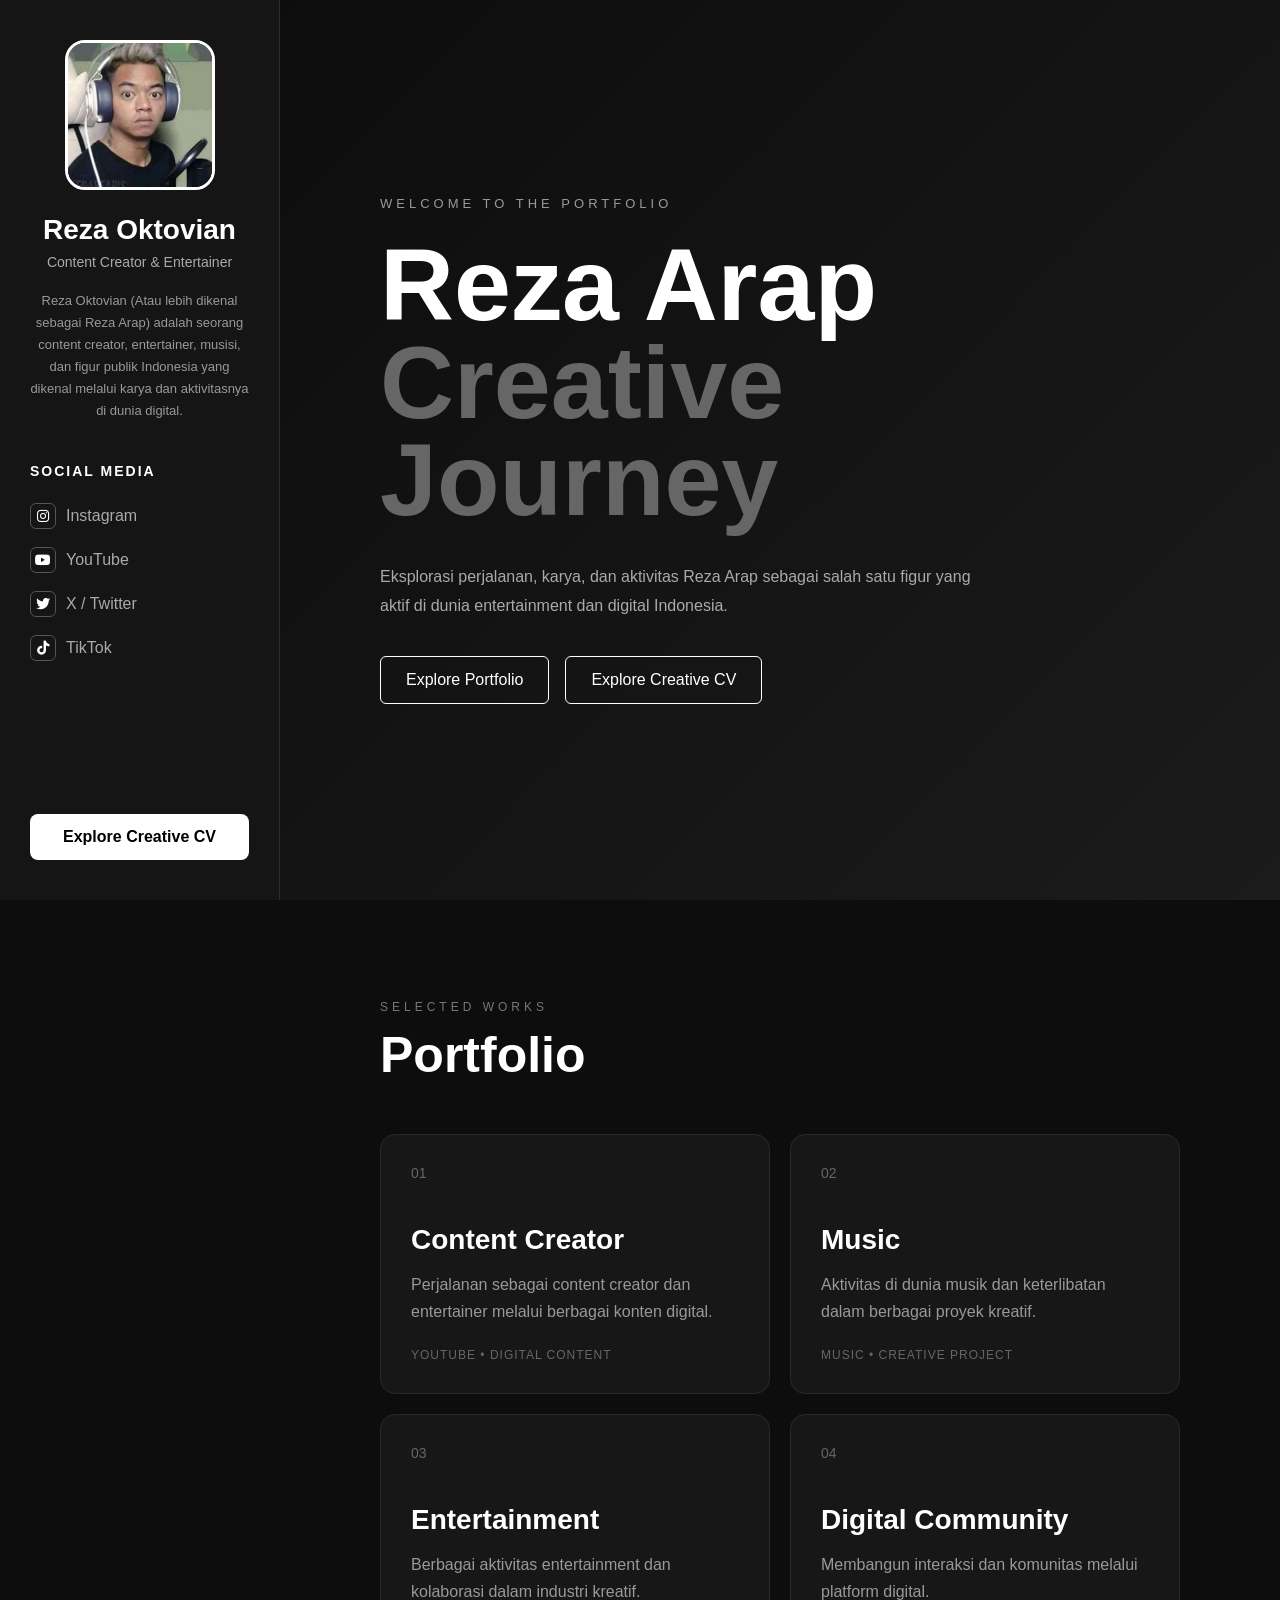
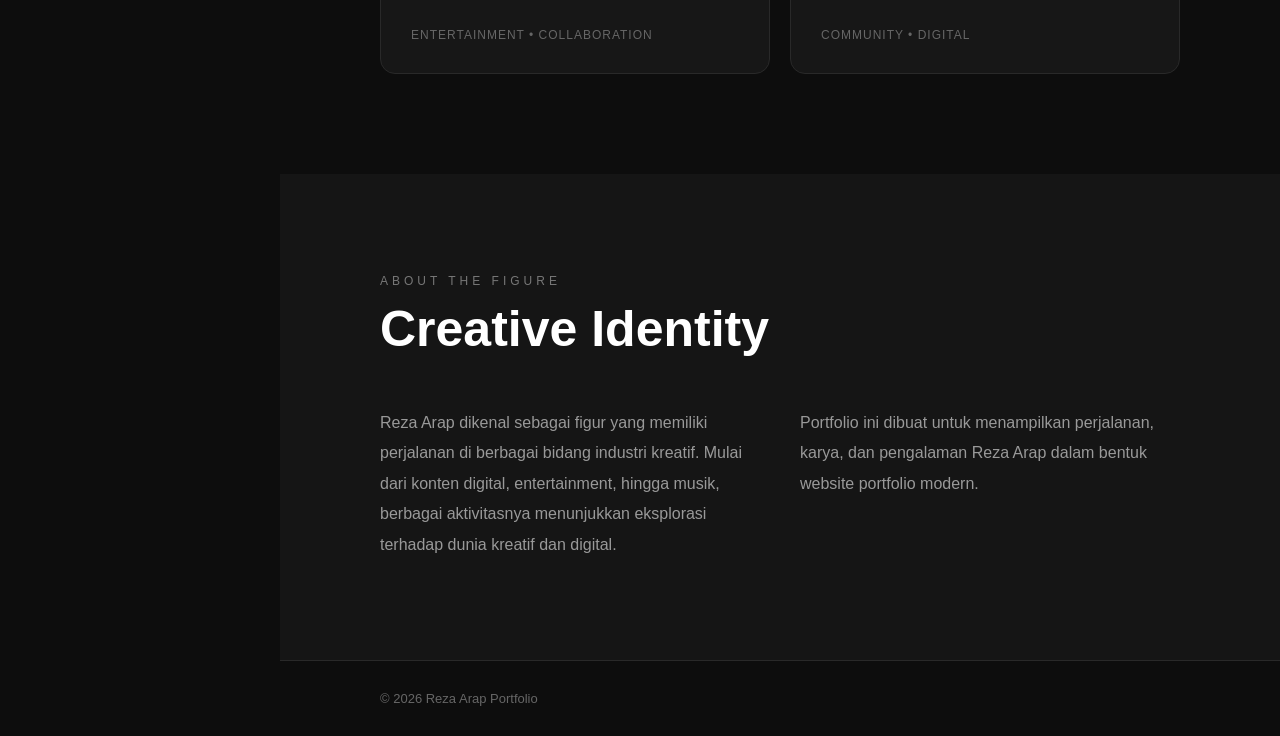
<file: index.html>
<!DOCTYPE html>
<html lang="id">

<head>
    <meta charset="UTF-8">
    <meta name="viewport" content="width=device-width, initial-scale=1.0">
    <title>Reza Arap | Portfolio</title>

    <link rel="stylesheet" href="style.css">
    <link rel="stylesheet" href="https://cdnjs.cloudflare.com/ajax/libs/font-awesome/6.4.0/css/all.min.css">
</head>

<body>

    <aside class="sidebar">

        <div class="profile">

            <img src="resources/fotonya.jpg" alt="Foto Reza Oktovian">

            <h1>Reza Oktovian</h1>

            <p class="role">Content Creator & Entertainer</p>

            <p class="description">
                Reza Oktovian (Atau lebih dikenal sebagai Reza Arap)
                adalah seorang content creator, entertainer,
                musisi, dan figur publik Indonesia yang dikenal melalui
                karya dan aktivitasnya di dunia digital.
            </p>

        </div>

        <div class="social-media">

            <h3>Social Media</h3>

            <a href="#" target="_blank" rel="noopener noreferrer">
                <span class="social-icon" aria-hidden="true"><i class="fa-brands fa-instagram"></i></span> Instagram
            </a>
            <a href="#" target="_blank" rel="noopener noreferrer">
                <span class="social-icon" aria-hidden="true"><i class="fa-brands fa-youtube"></i></span> YouTube
            </a>
            <a href="#" target="_blank" rel="noopener noreferrer">
                <span class="social-icon" aria-hidden="true"><i class="fa-brands fa-twitter"></i></span> X / Twitter
            </a>
            <a href="#" target="_blank" rel="noopener noreferrer">
                <span class="social-icon" aria-hidden="true"><i class="fa-brands fa-tiktok"></i></span> TikTok
            </a>

        </div>

        <a href="cv.html" class="cv-button">
            Explore Creative CV
        </a>

    </aside>


    <main class="main-content">

        <section class="hero">

            <p class="welcome">WELCOME TO THE PORTFOLIO</p>

            <h2>
                Reza Arap
                <span>Creative Journey</span>
            </h2>

            <p>
                Eksplorasi perjalanan, karya, dan aktivitas Reza Arap
                sebagai salah satu figur yang aktif di dunia entertainment
                dan digital Indonesia.
            </p>

            <div class="hero-actions">
                <a href="#portfolio" class="explore-button">
                    Explore Portfolio
                </a>

                <a href="cv.html" class="cv-hero-button">
                    Explore Creative CV
                </a>
            </div>

        </section>


        <section id="portfolio" class="portfolio">

            <div class="section-title">

                <p>SELECTED WORKS</p>

                <h2>Portfolio</h2>

            </div>


            <div class="portfolio-grid">

                <article class="portfolio-card">

                    <div class="card-number">01</div>

                    <div class="card-content">

                        <h3>Content Creator</h3>

                        <p>
                            Perjalanan sebagai content creator dan entertainer
                            melalui berbagai konten digital.
                        </p>

                        <span>YouTube • Digital Content</span>

                    </div>

                </article>


                <article class="portfolio-card">

                    <div class="card-number">02</div>

                    <div class="card-content">

                        <h3>Music</h3>

                        <p>
                            Aktivitas di dunia musik dan keterlibatan dalam
                            berbagai proyek kreatif.
                        </p>

                        <span>Music • Creative Project</span>

                    </div>

                </article>


                <article class="portfolio-card">

                    <div class="card-number">03</div>

                    <div class="card-content">

                        <h3>Entertainment</h3>

                        <p>
                            Berbagai aktivitas entertainment dan kolaborasi
                            dalam industri kreatif.
                        </p>

                        <span>Entertainment • Collaboration</span>

                    </div>

                </article>


                <article class="portfolio-card">

                    <div class="card-number">04</div>

                    <div class="card-content">

                        <h3>Digital Community</h3>

                        <p>
                            Membangun interaksi dan komunitas melalui
                            platform digital.
                        </p>

                        <span>Community • Digital</span>

                    </div>

                </article>

            </div>

        </section>


        <section class="about">

            <div class="section-title">

                <p>ABOUT THE FIGURE</p>

                <h2>Creative Identity</h2>

            </div>

            <div class="about-content">

                <p>
                    Reza Arap dikenal sebagai figur yang memiliki perjalanan
                    di berbagai bidang industri kreatif. Mulai dari konten
                    digital, entertainment, hingga musik, berbagai aktivitasnya
                    menunjukkan eksplorasi terhadap dunia kreatif dan digital.
                </p>

                <p>
                    Portfolio ini dibuat untuk menampilkan perjalanan,
                    karya, dan pengalaman Reza Arap dalam bentuk website
                    portfolio modern.
                </p>

            </div>

        </section>


        <footer>

            <p>
                © 2026 Reza Arap Portfolio
            </p>

        </footer>

    </main>

</body>

</html>
</file>
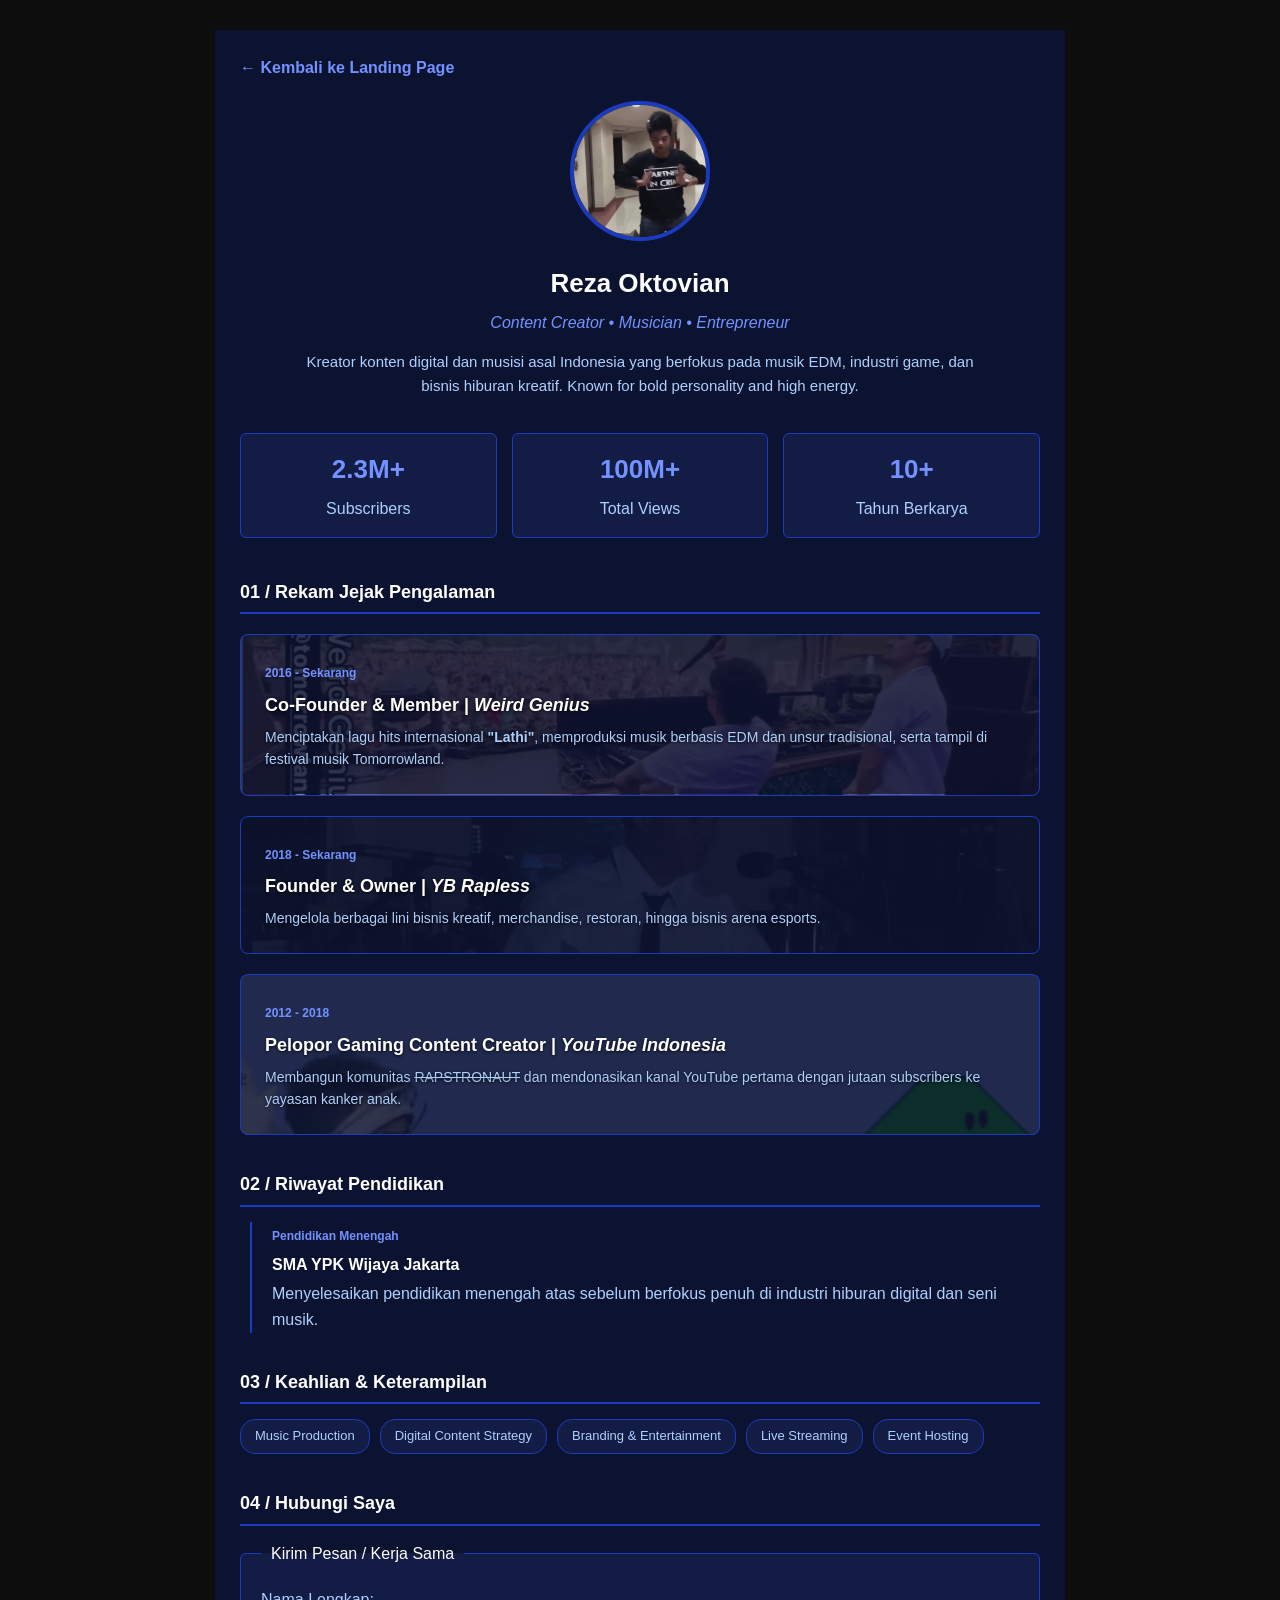
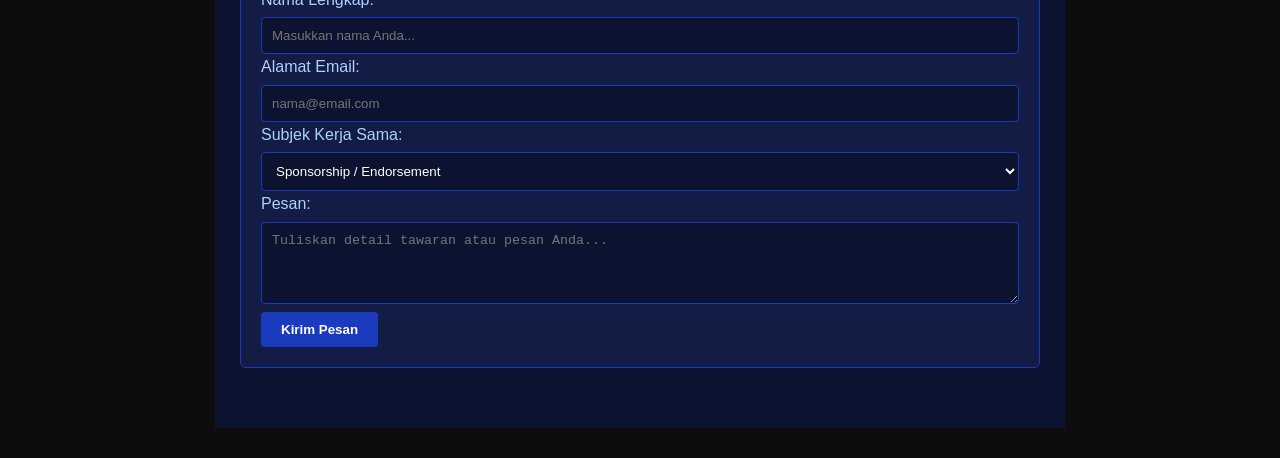
<file: cv.html>
<!DOCTYPE html>
<html lang="id">
<head>
  <meta charset="UTF-8">
  <meta name="viewport" content="width=device-width, initial-scale=1.0">
  <title>Creative CV - Reza Arap</title>
  <link rel="stylesheet" href="style.css">
</head>
<body>

  <div class="cvContainer">
    <a href="index.html" class="btnBack">&larr; Kembali ke Landing Page</a>

    <header class="cvHeader">
      <img src="resources/primeyb.gif" alt="Foto Profil Reza Arap" class="profileGif">
      <h1>Reza Oktovian</h1>
      <p class="subtitle">Content Creator &bull; Musician &bull; Entrepreneur</p>
      <p class="deskripsiKarakter">
        Kreator konten digital dan musisi asal Indonesia yang berfokus pada musik EDM, industri game, dan bisnis hiburan kreatif. Known for bold personality and high energy.
      </p>
    </header>

    <div class="statGrid">
      <div class="statCard">
        <h2>2.3M+</h2>
        <p>Subscribers</p>
      </div>
      <div class="statCard">
        <h2>100M+</h2>
        <p>Total Views</p>
      </div>
      <div class="statCard">
        <h2>10+</h2>
        <p>Tahun Berkarya</p>
      </div>
    </div>

    <div class="cvSection">
      <h2>01 / Rekam Jejak Pengalaman</h2>
      
      <div class="experienceContainer">
        
        <div class="experienceCard expCard1">
          <div class="experienceContent">
            <span class="timelineDate">2016 - Sekarang</span>
            <h3>Co-Founder & Member | <i>Weird Genius</i></h3>
            <p>Menciptakan lagu hits internasional <b>"Lathi"</b>, memproduksi musik berbasis EDM dan unsur tradisional, serta tampil di festival musik Tomorrowland.</p>
          </div>
        </div>

        <div class="experienceCard expCard2">
          <div class="experienceContent">
            <span class="timelineDate">2018 - Sekarang</span>
            <h3>Founder & Owner | <i>YB Rapless</i></h3>
            <p>Mengelola berbagai lini bisnis kreatif, merchandise, restoran, hingga bisnis arena esports.</p>
          </div>
        </div>

        <div class="experienceCard expCard3">
          <div class="experienceContent">
            <span class="timelineDate">2012 - 2018</span>
            <h3>Pelopor Gaming Content Creator | <i>YouTube Indonesia</i></h3>
            <p>Membangun komunitas <s>RAPSTRONAUT</s> dan mendonasikan kanal YouTube pertama dengan jutaan subscribers ke yayasan kanker anak.</p>
          </div>
        </div>

      </div>
    </div>

    <div class="cvSection">
      <h2>02 / Riwayat Pendidikan</h2>
      
      <div class="timelineList">
        <div class="timelineItem">
          <span class="timelineDate">Pendidikan Menengah</span>
          <h3>SMA YPK Wijaya Jakarta</h3>
          <p>Menyelesaikan pendidikan menengah atas sebelum berfokus penuh di industri hiburan digital dan seni musik.</p>
        </div>
      </div>
    </div>

    <div class="cvSection">
      <h2>03 / Keahlian & Keterampilan</h2>
      
      <div class="skillsWrapper">
        <span class="skillTag">Music Production</span>
        <span class="skillTag">Digital Content Strategy</span>
        <span class="skillTag">Branding & Entertainment</span>
        <span class="skillTag">Live Streaming</span>
        <span class="skillTag">Event Hosting</span>
      </div>
    </div>

    <div class="cvSection">
      <h2>04 / Hubungi Saya</h2>
      
      <fieldset>
        <legend>Kirim Pesan / Kerja Sama</legend>
        <form action="#" method="post">
          <div class="formGroup">
            <label for="nama">Nama Lengkap:</label>
            <input type="text" id="nama" name="nama" placeholder="Masukkan nama Anda..." required>
          </div>
          
          <div class="formGroup">
            <label for="email">Alamat Email:</label>
            <input type="email" id="email" name="email" placeholder="nama@email.com" required>
          </div>

          <div class="formGroup">
            <label for="subjek">Subjek Kerja Sama:</label>
            <select id="subjek" name="subjek">
              <option value="sponsorship">Sponsorship / Endorsement</option>
              <option value="music">Music Collaboration</option>
              <option value="event">Event Booking</option>
              <option value="lainnya">Lainnya</option>
            </select>
          </div>

          <div class="formGroup">
            <label for="pesan">Pesan:</label>
            <textarea id="pesan" name="pesan" rows="4" placeholder="Tuliskan detail tawaran atau pesan Anda..."></textarea>
          </div>

          <button type="submit" class="btnSubmit">Kirim Pesan</button>
        </form>
      </fieldset>
    </div>

  </div>

</body>
</html>
</file>
<file: style.css>
body {
  background-color: #0c1330;
  margin: 0;
  padding: 0;
}

.cvContainer {
  max-width: 850px;
  margin: 30px auto;
  padding: 25px;
  font-family: "Arial", sans-serif;
  color: #aed0fe;
  line-height: 1.6;
  background-color: #0c1330;
}

.btnBack {
  display: inline-block;
  margin-bottom: 20px;
  color: #7392ff;
  text-decoration: none;
  font-weight: bold;
}

.btnBack:hover {
  color: #aed0fe;
  text-decoration: underline;
}

.cvHeader {
  text-align: center;
  margin-bottom: 35px;
}

.profileGif {
  width: 140px;
  height: 140px;
  border-radius: 50%;
  object-fit: cover;
  border: 4px solid #1b3bbf;
  margin-bottom: 15px;
}

.profileGif:hover {
  border-color: #7392ff;
}

.cvHeader h1 {
  font-size: 26px;
  margin-bottom: 5px;
  color: #ffffff;
}

.subtitle {
  color: #7392ff;
  font-style: italic;
  margin-top: 0;
}

.deskripsiKarakter {
  max-width: 700px;
  margin: 15px auto 0;
  font-size: 15px;
  color: #aed0fe;
}

mark {
  background-color: #1b3bbf;
  color: #ffffff;
  padding: 2px 6px;
  border-radius: 3px;
}

.statGrid {
  display: flex;
  justify-content: space-between;
  gap: 15px;
  margin-bottom: 40px;
}

.statCard {
  flex: 1;
  background-color: #121c44;
  border: 1px solid #1b3bbf;
  border-radius: 6px;
  padding: 15px;
  text-align: center;
  transition: transform 0.25s ease, box-shadow 0.25s ease, border-color 0.25s ease;
}

.statCard:hover {
  border-color: #7392ff;
  transform: translateY(-6px);
  box-shadow: 0 10px 22px rgba(27, 59, 191, 0.35);
}

.statCard h2 {
  margin: 0;
  color: #7392ff;
  font-size: 26px;
}

.statCard p {
  color: #aed0fe;
  margin: 5px 0 0 0;
}

.cvSection {
  margin-bottom: 35px;
}

.cvSection h2 {
  font-size: 18px;
  color: #ffffff;
  border-bottom: 2px solid #1b3bbf;
  padding-bottom: 6px;
  margin-bottom: 15px;
}

.experienceContainer {
  display: flex;
  flex-direction: column;
  gap: 20px;
  margin-top: 20px;
}

.experienceCard {
  position: relative;
  border: 1px solid #1b3bbf;
  border-radius: 8px;
  padding: 24px;
  background-size: cover;
  background-position: center;
  background-repeat: no-repeat;
  transition: transform 0.3s ease, border-color 0.3s ease, background-image 0.3s ease;
  overflow: hidden;
}

.expCard1 {
  background-image: linear-gradient(rgba(12, 19, 48, 0.85), rgba(12, 19, 48, 0.85)), url("resources/wg.gif");
}

.expCard2 {
  background-image: linear-gradient(rgba(12, 19, 48, 0.85), rgba(12, 19, 48, 0.85)), url("resources/confrence.gif");
}

.expCard3 {
  background-image: linear-gradient(rgba(12, 19, 48, 0.85), rgba(12, 19, 48, 0.85)), url("resources/mariocat.gif");
}

.expCard1:hover {
  transform: translateY(-3px);
  border-color: #7392ff;
  background-image: linear-gradient(rgba(12, 19, 48, 0.75), rgba(12, 19, 48, 0.75)), url("resources/wg.gif");
}

.expCard2:hover {
  transform: translateY(-3px);
  border-color: #7392ff;
  background-image: linear-gradient(rgba(12, 19, 48, 0.75), rgba(12, 19, 48, 0.75)), url("resources/confrence.gif");
}

.expCard3:hover {
  transform: translateY(-3px);
  border-color: #7392ff;
  background-image: linear-gradient(rgba(12, 19, 48, 0.75), rgba(12, 19, 48, 0.75)), url("resources/mariocat.gif");
}

.experienceContent {
  position: relative;
  z-index: 2;
}

.experienceContent h3 {
  margin: 6px 0;
  color: #ffffff;
  font-size: 18px;
  text-shadow: 0 1px 3px rgba(0, 0, 0, 0.8);
}

.experienceContent p {
  margin: 0;
  color: #aed0fe;
  font-size: 14px;
  text-shadow: 0 1px 3px rgba(0, 0, 0, 0.8);
}

.timelineList {
  list-style-type: none;
  padding-left: 10px;
}

.timelineList li,
.timelineItem {
  position: relative;
  padding-left: 20px;
  border-left: 2px solid #1b3bbf;
  margin-bottom: 20px;
}

.timelineDate {
  font-size: 12px;
  font-weight: bold;
  color: #7392ff;
}

.timelineList h3,
.timelineItem h3 {
  margin: 4px 0;
  font-size: 16px;
  color: #ffffff;
}

.timelineList p,
.timelineItem p {
  color: #aed0fe;
}

.skillsWrapper {
  display: flex;
  flex-wrap: wrap;
  gap: 10px;
}

.skillTag {
  display: inline-block;
  background-color: #121c44;
  color: #aed0fe;
  border: 1px solid #1b3bbf;
  padding: 6px 14px;
  border-radius: 15px;
  font-size: 13px;
}

.skillTag:hover {
  background-color: #1b3bbf;
  color: #ffffff;
}

/* Form & Fieldset Styling */
fieldset {
  border: 1px solid #1b3bbf;
  padding: 20px;
  border-radius: 6px;
  background-color: #121c44;
}

legend {
  padding: 0 10px;
  color: #ffffff;
}

label {
  color: #aed0fe;
}

input[type="text"],
input[type="email"],
select,
textarea {
  width: 100%;
  padding: 10px;
  margin-top: 5px;
  border: 1px solid #1b3bbf;
  background-color: #0c1330;
  color: #ffffff;
  border-radius: 4px;
  box-sizing: border-box;
}

input:focus,
select:focus,
textarea:focus {
  border-color: #7392ff;
  outline: none;
}

.btnSubmit {
  background-color: #1b3bbf;
  color: #ffffff;
  padding: 10px 20px;
  border: none;
  border-radius: 4px;
  cursor: pointer;
  font-weight: bold;
}

.btnSubmit:hover {
  background-color: #7392ff;
  color: #0c1330;
}

* {
    margin: 0;
    padding: 0;
    box-sizing: border-box;
}

html {
    scroll-behavior: smooth;
}

body {
    font-family: Arial, Helvetica, sans-serif;
    background-color: #0d0d0d;
    color: #ffffff;
}

.sidebar {
    position: fixed;
    left: 0;
    top: 0;

    width: 280px;
    height: 100vh;

    padding: 40px 30px;

    background-color: #151515;

    display: flex;
    flex-direction: column;

    border-right: 1px solid #2b2b2b;

    z-index: 10;
}

.profile {
    text-align: center;
}

.profile img {
    width: 150px;
    height: 150px;

    object-fit: cover;

    border-radius: 20px;

    margin-bottom: 20px;

    border: 3px solid #ffffff;
}

.profile h1 {
    font-size: 28px;
    margin-bottom: 8px;
}

.role {
    color: #aaaaaa;
    font-size: 14px;
    margin-bottom: 20px;
}

.description {
    color: #999999;
    font-size: 13px;
    line-height: 1.7;
}

.social-media {
    margin-top: 40px;
}

.social-media h3 {
    font-size: 14px;
    margin-bottom: 15px;
    text-transform: uppercase;
    letter-spacing: 2px;
}

.social-media a {
  display: flex;
  align-items: center;
  gap: 10px;

    color: #aaaaaa;
    text-decoration: none;

    padding: 9px 0;

    transition: 0.3s;
}

.social-media a:hover {
    color: #ffffff;
  padding-left: 6px;
}

.social-icon {
  display: inline-flex;
  align-items: center;
  justify-content: center;
  width: 26px;
  height: 26px;
  border: 1px solid #555555;
  border-radius: 6px;
  color: #ffffff;
  font-size: 14px;
  transition: background-color 0.3s, border-color 0.3s, transform 0.3s;
}

.social-media a:hover .social-icon {
  background-color: #ffffff;
  border-color: #ffffff;
  color: #000000;
  transform: scale(1.08);
}


.cv-button {
    margin-top: auto;

    display: block;

    padding: 14px;

    text-align: center;

    background-color: #ffffff;
    color: #000000;

    text-decoration: none;

    border-radius: 8px;

    font-weight: bold;

    transition: 0.3s;
}

.cv-button:hover {
    transform: translateY(-5px);
    background-color: #dddddd;
}


.main-content {
    margin-left: 280px;

    min-height: 100vh;
}

.hero {
    min-height: 100vh;

    padding: 120px 10%;

    display: flex;
    flex-direction: column;
    justify-content: center;

    background:
        linear-gradient(
            135deg,
            #0d0d0d,
            #1b1b1b
        );
}

.welcome {
    font-size: 13px;

    letter-spacing: 4px;

    color: #999999;

    margin-bottom: 25px;
}

.hero h2 {
    font-size: clamp(50px, 8vw, 110px);

    line-height: 0.95;

    margin-bottom: 35px;
}

.hero h2 span {
    display: block;

    color: #666666;
}

.hero > p:not(.welcome) {
    max-width: 600px;

    color: #aaaaaa;

    line-height: 1.8;

    margin-bottom: 35px;
}

.explore-button {
    width: fit-content;

    padding: 14px 25px;

    border: 1px solid #ffffff;

    color: #ffffff;

    text-decoration: none;

    border-radius: 6px;

    transition: 0.3s;
}

.explore-button:hover {
    background-color: #ffffff;
    color: #000000;

    transform: translateY(-5px);
}

  .hero-actions {
    display: flex;
    align-items: center;
    flex-wrap: wrap;
    gap: 16px;
  }

  .cv-hero-button {
    width: fit-content;
    padding: 14px 25px;
    border: 1px solid #ffffff;
    border-radius: 6px;
    color: #ffffff;
    text-decoration: none;
    transition: 0.3s;
  }

  .cv-hero-button span {
    margin-left: 8px;
  }

  .cv-hero-button:hover,
  .cv-hero-button:focus-visible {
    background-color: #ffffff;
    color: #000000;
    transform: translateY(-5px);
  }

.portfolio {
    padding: 100px 10%;
}

.section-title {
    margin-bottom: 50px;
}

.section-title p {
    font-size: 12px;

    letter-spacing: 4px;

    color: #777777;

    margin-bottom: 12px;
}

.section-title h2 {
    font-size: 50px;
}

.portfolio-grid {
    display: grid;

    grid-template-columns: repeat(2, 1fr);

    gap: 20px;
}

.portfolio-card {
    min-height: 260px;

    padding: 30px;

    background-color: #171717;

    border: 1px solid #292929;

    border-radius: 15px;

    display: flex;
    flex-direction: column;
    justify-content: space-between;

    transition: 0.3s;
}

.portfolio-card:hover {
    transform: translateY(-10px);

    background-color: #202020;

    border-color: #555555;
}

.card-number {
    font-size: 14px;

    color: #666666;
}

.card-content h3 {
    font-size: 28px;

    margin-bottom: 15px;
}

.card-content p {
    color: #999999;

    line-height: 1.7;

    margin-bottom: 20px;
}

.card-content span {
    font-size: 12px;

    color: #666666;

    text-transform: uppercase;

    letter-spacing: 1px;
}


/* ABOUT */

.about {
    padding: 100px 10%;

    background-color: #151515;
}

.about-content {
    display: grid;

    grid-template-columns: repeat(2, 1fr);

    gap: 40px;
}

.about-content p {
    color: #999999;

    line-height: 1.9;

    font-size: 16px;
}

footer {
    padding: 30px 10%;

    border-top: 1px solid #292929;

    color: #666666;

    font-size: 13px;
}

  @media (max-width: 900px) {
    .sidebar {
      position: relative;
      width: 100%;
      height: auto;
      min-height: auto;
      padding: 30px 24px;
      border-right: 0;
      border-bottom: 1px solid #2b2b2b;
    }

    .social-media {
      margin-top: 25px;
    }

    .social-media a {
      display: inline-block;
      margin-right: 18px;
    }

    .social-media a:hover {
      padding-left: 0;
      transform: translateY(-2px);
    }

    .cv-button {
      margin-top: 25px;
    }

    .main-content {
      margin-left: 0;
    }

    .hero {
      min-height: 75vh;
      padding: 90px 8%;
    }
  }

  @media (max-width: 600px) {
    .sidebar {
      padding: 24px 20px;
    }

    .profile img {
      width: 120px;
      height: 120px;
    }

    .profile h1 {
      font-size: 24px;
    }

    .social-media a {
      margin-right: 12px;
      font-size: 14px;
    }

    .hero,
    .portfolio,
    .about {
      padding: 70px 20px;
    }

    .hero h2 {
      font-size: clamp(42px, 15vw, 70px);
    }

    .section-title h2 {
      font-size: 38px;
    }

    .portfolio-grid,
    .about-content {
      grid-template-columns: 1fr;
    }

    .portfolio-card {
      min-height: 230px;
      padding: 24px;
    }

    .hero-actions {
      align-items: stretch;
      flex-direction: column;
    }

    .explore-button,
    .cv-hero-button {
      text-align: center;
    }

    .cvContainer {
      margin: 0 auto;
      padding: 20px;
    }

    .cvHeader h1 {
      font-size: 23px;
    }

    .cvSection h2 {
      font-size: 16px;
    }

    .statGrid {
      flex-direction: column;
    }

    fieldset {
      padding: 14px;
    }
  }
</file>
